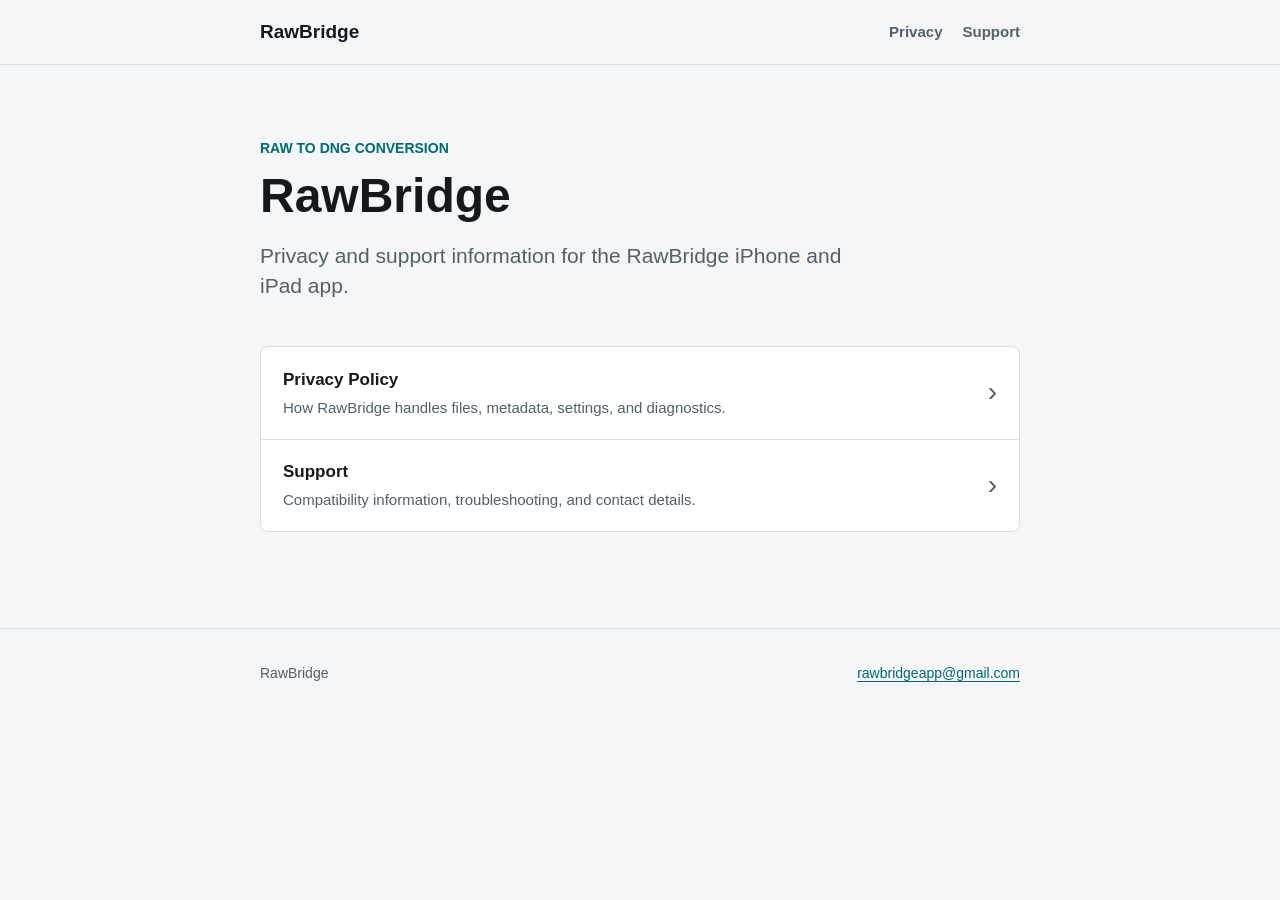
<file: index.html>
<!doctype html>
<html lang="en">
<head>
  <meta charset="utf-8">
  <meta name="viewport" content="width=device-width, initial-scale=1">
  <meta name="description" content="Privacy and support information for RawBridge.">
  <title>RawBridge</title>
  <link rel="stylesheet" href="/styles.css">
</head>
<body>
  <header class="site-header">
    <div class="shell header-inner">
      <a class="brand" href="/" aria-label="RawBridge home">RawBridge</a>
      <nav aria-label="Legal and support">
        <a href="/privacy/">Privacy</a>
        <a href="/support/">Support</a>
      </nav>
    </div>
  </header>

  <main class="shell">
    <section class="intro" aria-labelledby="page-title">
      <p class="eyebrow">RAW to DNG conversion</p>
      <h1 id="page-title">RawBridge</h1>
      <p class="lede">Privacy and support information for the RawBridge iPhone and iPad app.</p>
    </section>

    <section class="link-list" aria-label="Information">
      <a class="page-link" href="/privacy/">
        <span>
          <strong>Privacy Policy</strong>
          <small>How RawBridge handles files, metadata, settings, and diagnostics.</small>
        </span>
        <span aria-hidden="true">&rsaquo;</span>
      </a>
      <a class="page-link" href="/support/">
        <span>
          <strong>Support</strong>
          <small>Compatibility information, troubleshooting, and contact details.</small>
        </span>
        <span aria-hidden="true">&rsaquo;</span>
      </a>
    </section>
  </main>

  <footer class="site-footer">
    <div class="shell">
      <p>RawBridge</p>
      <a href="mailto:rawbridgeapp@gmail.com">rawbridgeapp@gmail.com</a>
    </div>
  </footer>
</body>
</html>
</file>
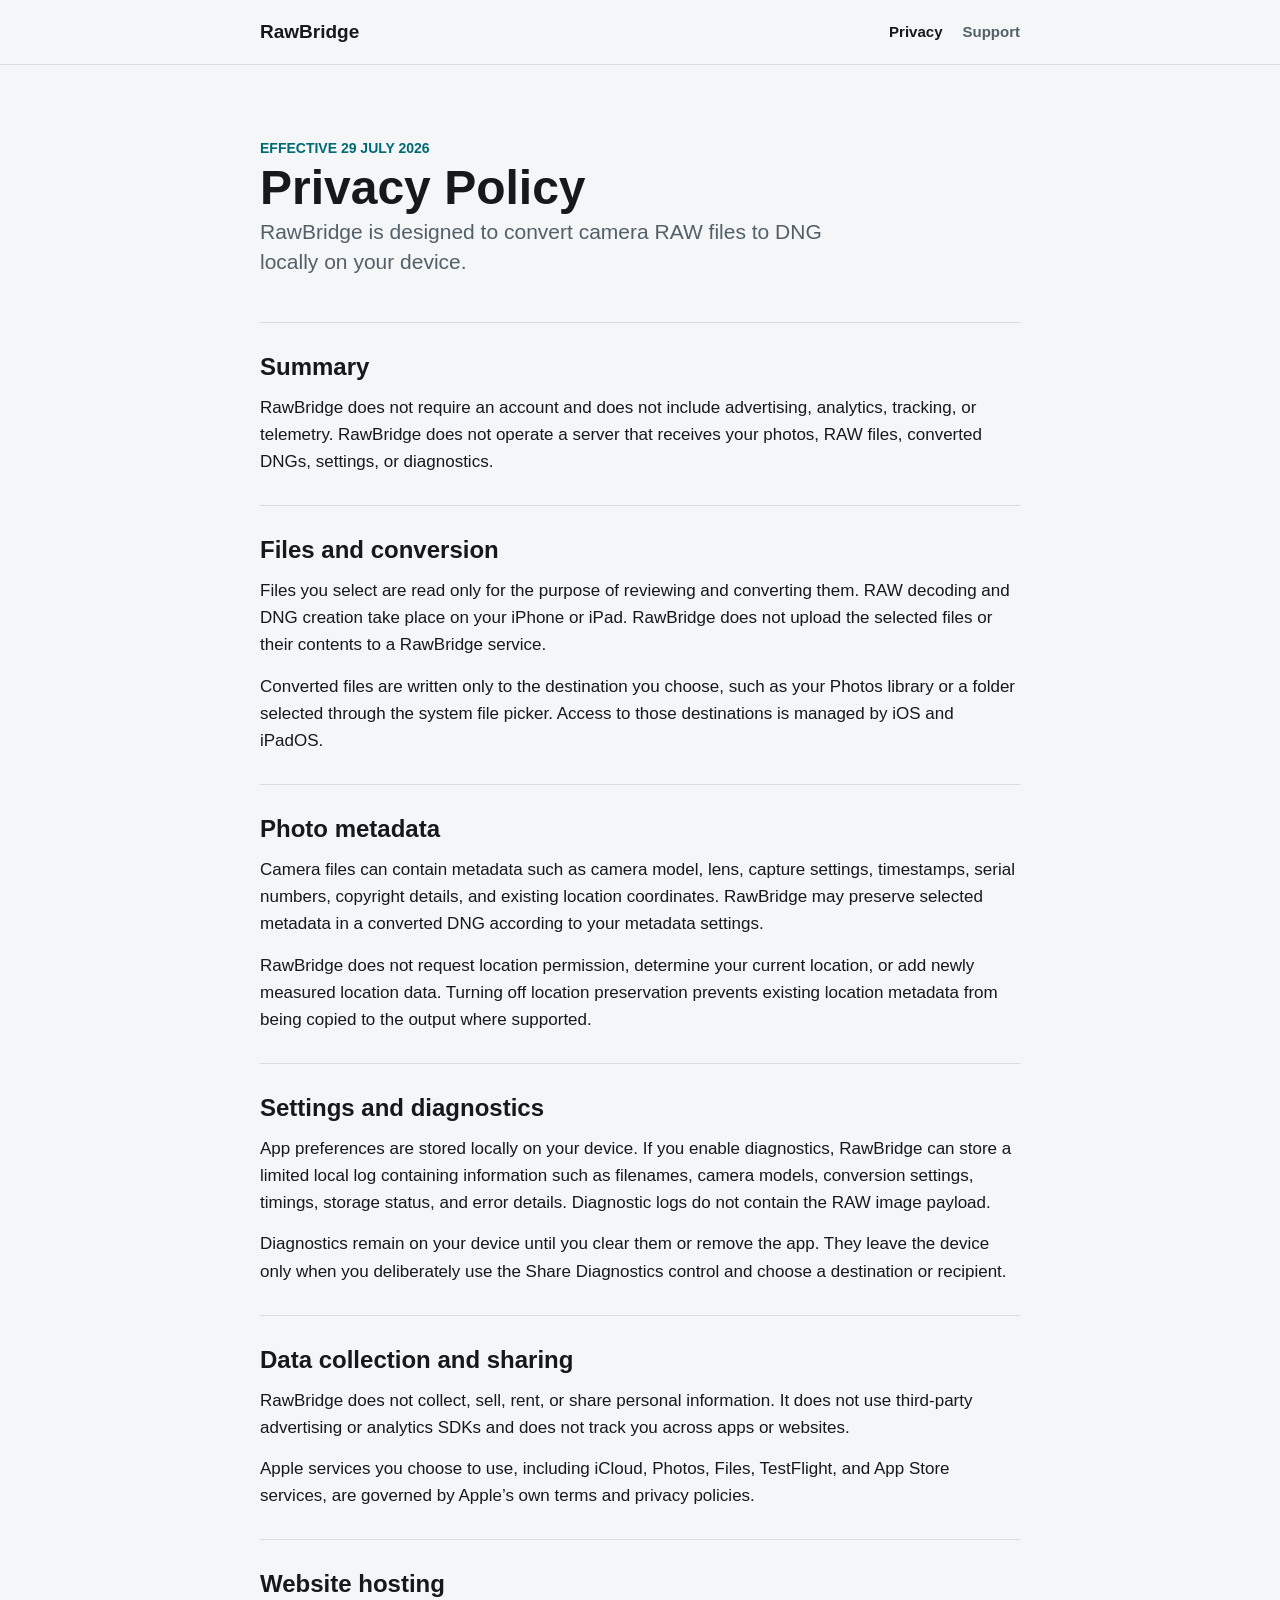
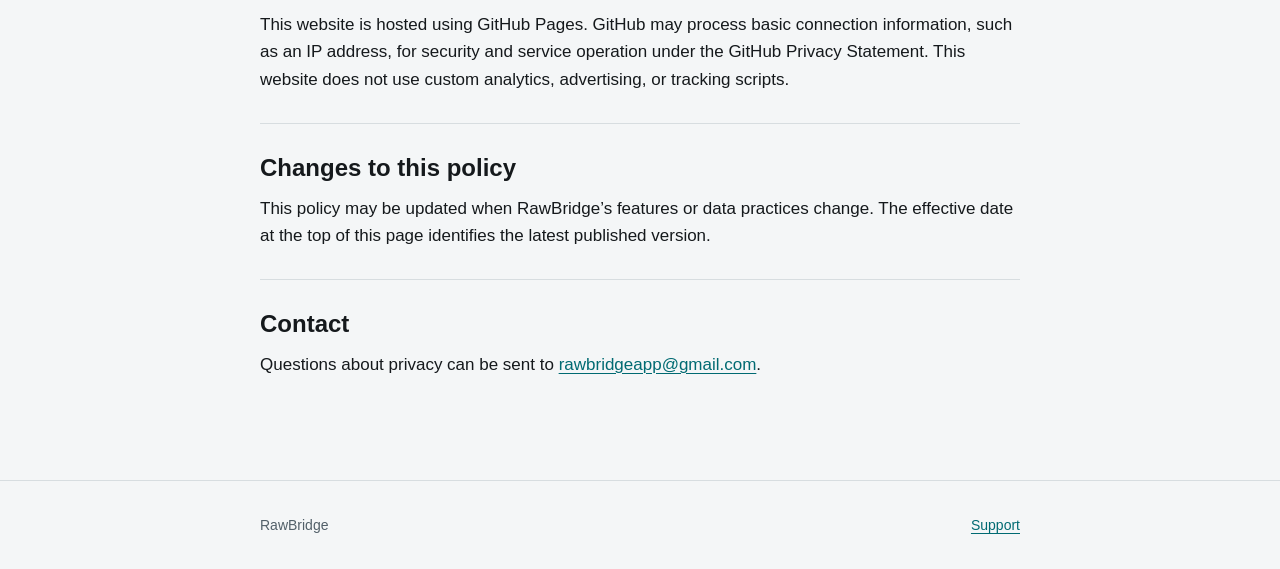
<file: privacy/index.html>
<!doctype html>
<html lang="en">
<head>
  <meta charset="utf-8">
  <meta name="viewport" content="width=device-width, initial-scale=1">
  <meta name="description" content="Privacy Policy for the RawBridge iPhone and iPad app.">
  <title>Privacy Policy &middot; RawBridge</title>
  <link rel="stylesheet" href="/styles.css">
</head>
<body>
  <header class="site-header">
    <div class="shell header-inner">
      <a class="brand" href="/" aria-label="RawBridge home">RawBridge</a>
      <nav aria-label="Legal and support">
        <a aria-current="page" href="/privacy/">Privacy</a>
        <a href="/support/">Support</a>
      </nav>
    </div>
  </header>

  <main class="shell document">
    <header class="document-header">
      <p class="eyebrow">Effective 29 July 2026</p>
      <h1>Privacy Policy</h1>
      <p class="lede">RawBridge is designed to convert camera RAW files to DNG locally on your device.</p>
    </header>

    <section>
      <h2>Summary</h2>
      <p>RawBridge does not require an account and does not include advertising, analytics, tracking, or telemetry. RawBridge does not operate a server that receives your photos, RAW files, converted DNGs, settings, or diagnostics.</p>
    </section>

    <section>
      <h2>Files and conversion</h2>
      <p>Files you select are read only for the purpose of reviewing and converting them. RAW decoding and DNG creation take place on your iPhone or iPad. RawBridge does not upload the selected files or their contents to a RawBridge service.</p>
      <p>Converted files are written only to the destination you choose, such as your Photos library or a folder selected through the system file picker. Access to those destinations is managed by iOS and iPadOS.</p>
    </section>

    <section>
      <h2>Photo metadata</h2>
      <p>Camera files can contain metadata such as camera model, lens, capture settings, timestamps, serial numbers, copyright details, and existing location coordinates. RawBridge may preserve selected metadata in a converted DNG according to your metadata settings.</p>
      <p>RawBridge does not request location permission, determine your current location, or add newly measured location data. Turning off location preservation prevents existing location metadata from being copied to the output where supported.</p>
    </section>

    <section>
      <h2>Settings and diagnostics</h2>
      <p>App preferences are stored locally on your device. If you enable diagnostics, RawBridge can store a limited local log containing information such as filenames, camera models, conversion settings, timings, storage status, and error details. Diagnostic logs do not contain the RAW image payload.</p>
      <p>Diagnostics remain on your device until you clear them or remove the app. They leave the device only when you deliberately use the Share Diagnostics control and choose a destination or recipient.</p>
    </section>

    <section>
      <h2>Data collection and sharing</h2>
      <p>RawBridge does not collect, sell, rent, or share personal information. It does not use third-party advertising or analytics SDKs and does not track you across apps or websites.</p>
      <p>Apple services you choose to use, including iCloud, Photos, Files, TestFlight, and App Store services, are governed by Apple’s own terms and privacy policies.</p>
    </section>

    <section>
      <h2>Website hosting</h2>
      <p>This website is hosted using GitHub Pages. GitHub may process basic connection information, such as an IP address, for security and service operation under the GitHub Privacy Statement. This website does not use custom analytics, advertising, or tracking scripts.</p>
    </section>

    <section>
      <h2>Changes to this policy</h2>
      <p>This policy may be updated when RawBridge’s features or data practices change. The effective date at the top of this page identifies the latest published version.</p>
    </section>

    <section>
      <h2>Contact</h2>
      <p>Questions about privacy can be sent to <a href="mailto:rawbridgeapp@gmail.com">rawbridgeapp@gmail.com</a>.</p>
    </section>
  </main>

  <footer class="site-footer">
    <div class="shell">
      <p>RawBridge</p>
      <a href="/support/">Support</a>
    </div>
  </footer>
</body>
</html>
</file>
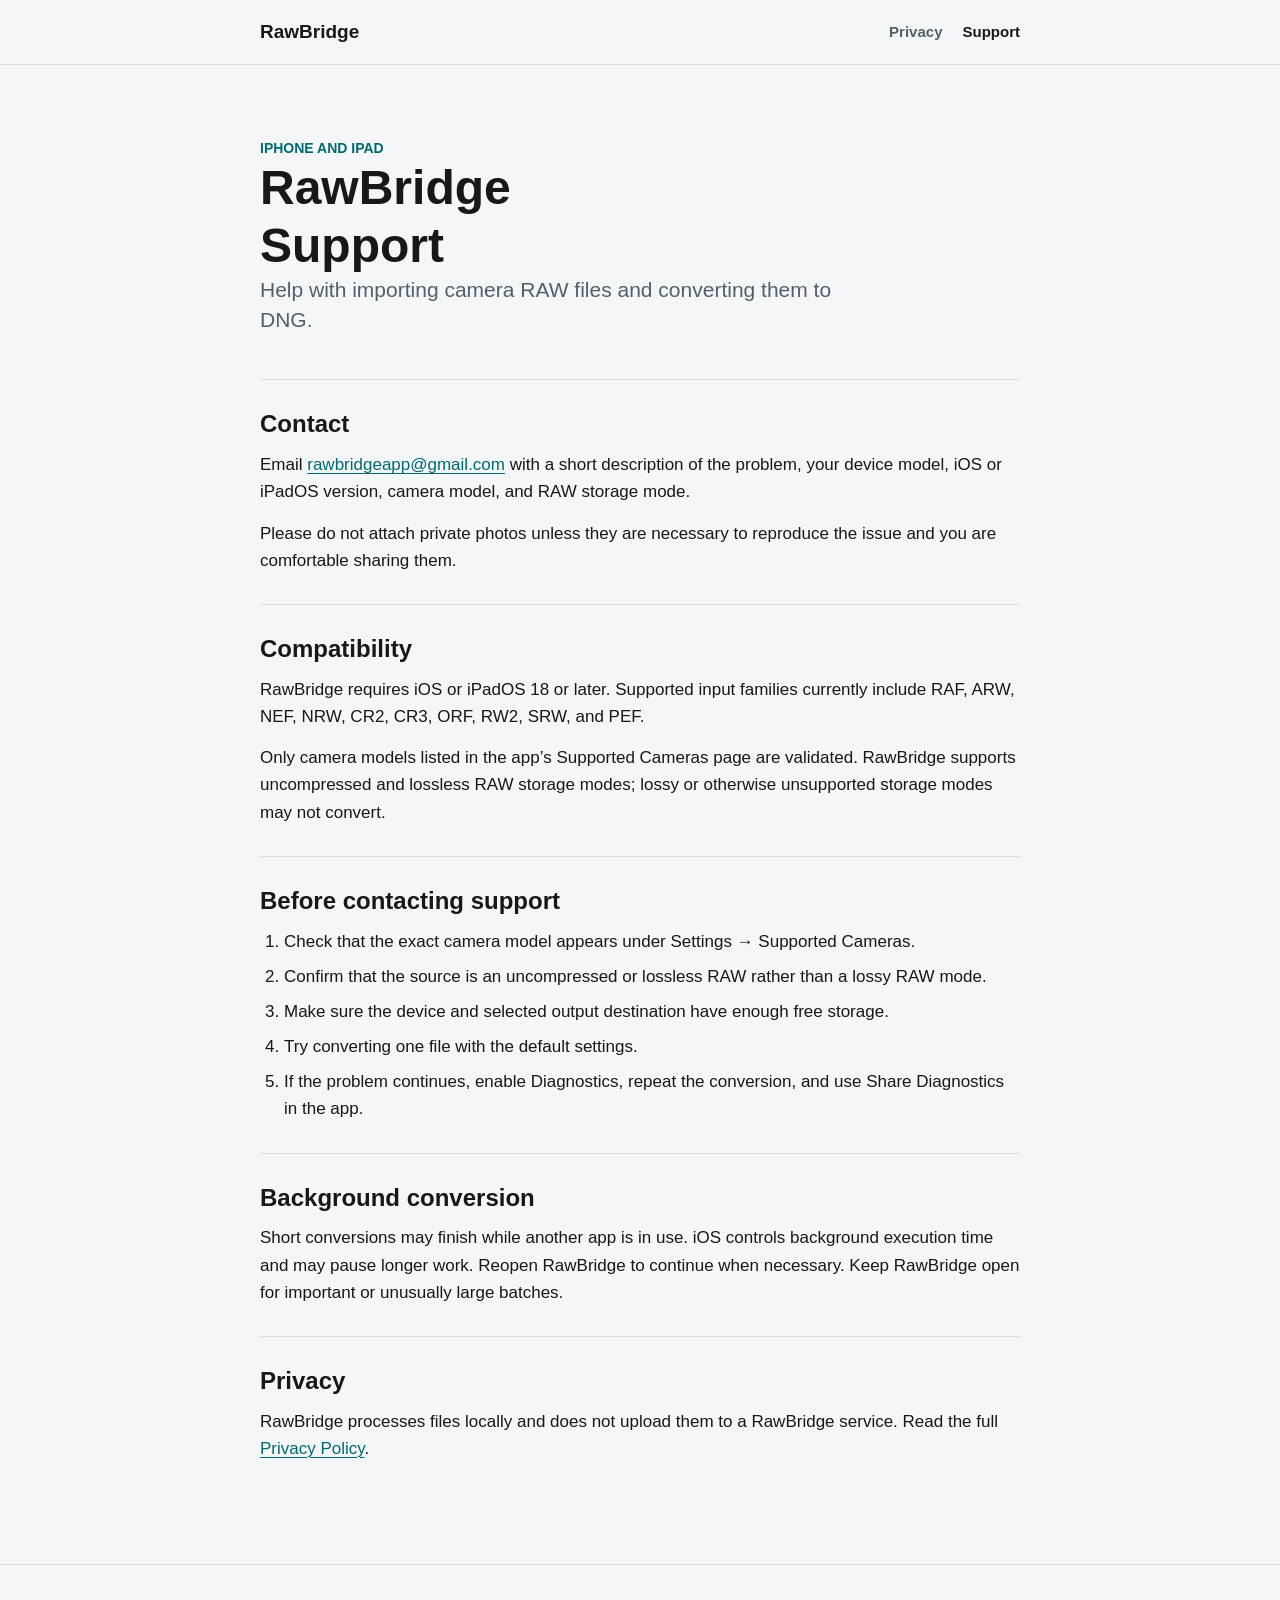
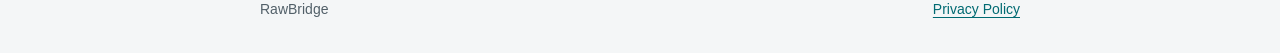
<file: support/index.html>
<!doctype html>
<html lang="en">
<head>
  <meta charset="utf-8">
  <meta name="viewport" content="width=device-width, initial-scale=1">
  <meta name="description" content="Support information for the RawBridge iPhone and iPad app.">
  <title>Support &middot; RawBridge</title>
  <link rel="stylesheet" href="/styles.css">
</head>
<body>
  <header class="site-header">
    <div class="shell header-inner">
      <a class="brand" href="/" aria-label="RawBridge home">RawBridge</a>
      <nav aria-label="Legal and support">
        <a href="/privacy/">Privacy</a>
        <a aria-current="page" href="/support/">Support</a>
      </nav>
    </div>
  </header>

  <main class="shell document">
    <header class="document-header">
      <p class="eyebrow">iPhone and iPad</p>
      <h1>RawBridge Support</h1>
      <p class="lede">Help with importing camera RAW files and converting them to DNG.</p>
    </header>

    <section>
      <h2>Contact</h2>
      <p>Email <a href="mailto:rawbridgeapp@gmail.com">rawbridgeapp@gmail.com</a> with a short description of the problem, your device model, iOS or iPadOS version, camera model, and RAW storage mode.</p>
      <p>Please do not attach private photos unless they are necessary to reproduce the issue and you are comfortable sharing them.</p>
    </section>

    <section>
      <h2>Compatibility</h2>
      <p>RawBridge requires iOS or iPadOS 18 or later. Supported input families currently include RAF, ARW, NEF, NRW, CR2, CR3, ORF, RW2, SRW, and PEF.</p>
      <p>Only camera models listed in the app’s Supported Cameras page are validated. RawBridge supports uncompressed and lossless RAW storage modes; lossy or otherwise unsupported storage modes may not convert.</p>
    </section>

    <section>
      <h2>Before contacting support</h2>
      <ol class="steps">
        <li>Check that the exact camera model appears under Settings &rarr; Supported Cameras.</li>
        <li>Confirm that the source is an uncompressed or lossless RAW rather than a lossy RAW mode.</li>
        <li>Make sure the device and selected output destination have enough free storage.</li>
        <li>Try converting one file with the default settings.</li>
        <li>If the problem continues, enable Diagnostics, repeat the conversion, and use Share Diagnostics in the app.</li>
      </ol>
    </section>

    <section>
      <h2>Background conversion</h2>
      <p>Short conversions may finish while another app is in use. iOS controls background execution time and may pause longer work. Reopen RawBridge to continue when necessary. Keep RawBridge open for important or unusually large batches.</p>
    </section>

    <section>
      <h2>Privacy</h2>
      <p>RawBridge processes files locally and does not upload them to a RawBridge service. Read the full <a href="/privacy/">Privacy Policy</a>.</p>
    </section>
  </main>

  <footer class="site-footer">
    <div class="shell">
      <p>RawBridge</p>
      <a href="/privacy/">Privacy Policy</a>
    </div>
  </footer>
</body>
</html>
</file>
<file: styles.css>
:root {
  color-scheme: light dark;
  --background: #f4f6f7;
  --surface: #ffffff;
  --text: #15191c;
  --secondary: #526069;
  --border: #d7dde0;
  --accent: #006a72;
  --accent-hover: #004f56;
  --header: rgba(244, 246, 247, 0.94);
  --max-width: 760px;
}

* {
  box-sizing: border-box;
}

html {
  min-height: 100%;
  background: var(--background);
}

body {
  min-height: 100vh;
  margin: 0;
  color: var(--text);
  background: var(--background);
  font-family: -apple-system, BlinkMacSystemFont, "Segoe UI", sans-serif;
  font-size: 17px;
  line-height: 1.6;
  letter-spacing: 0;
}

a {
  color: var(--accent);
  text-decoration-thickness: 1px;
  text-underline-offset: 3px;
}

a:hover {
  color: var(--accent-hover);
}

.shell {
  width: min(calc(100% - 40px), var(--max-width));
  margin-inline: auto;
}

.site-header {
  position: sticky;
  z-index: 10;
  top: 0;
  border-bottom: 1px solid var(--border);
  background: var(--header);
  backdrop-filter: blur(16px);
}

.header-inner {
  display: flex;
  min-height: 64px;
  align-items: center;
  justify-content: space-between;
  gap: 24px;
}

.brand {
  color: var(--text);
  font-size: 19px;
  font-weight: 700;
  text-decoration: none;
}

nav {
  display: flex;
  gap: 20px;
}

nav a {
  color: var(--secondary);
  font-size: 15px;
  font-weight: 600;
  text-decoration: none;
}

nav a[aria-current="page"] {
  color: var(--text);
}

.intro,
.document-header {
  padding: 72px 0 44px;
}

.eyebrow {
  margin: 0 0 8px;
  color: var(--accent);
  font-size: 14px;
  font-weight: 700;
  text-transform: uppercase;
}

h1,
h2 {
  margin: 0;
  line-height: 1.2;
}

h1 {
  max-width: 16ch;
  font-size: 48px;
}

h2 {
  margin-bottom: 12px;
  font-size: 24px;
}

.lede {
  max-width: 620px;
  margin: 16px 0 0;
  color: var(--secondary);
  font-size: 21px;
  line-height: 1.45;
}

.link-list {
  overflow: hidden;
  margin-bottom: 96px;
  border: 1px solid var(--border);
  border-radius: 8px;
  background: var(--surface);
}

.page-link {
  display: flex;
  min-height: 92px;
  align-items: center;
  justify-content: space-between;
  gap: 24px;
  padding: 18px 22px;
  color: var(--text);
  text-decoration: none;
}

.page-link + .page-link {
  border-top: 1px solid var(--border);
}

.page-link:hover {
  color: var(--text);
  background: color-mix(in srgb, var(--accent) 6%, transparent);
}

.page-link strong,
.page-link small {
  display: block;
}

.page-link small {
  margin-top: 3px;
  color: var(--secondary);
  font-size: 15px;
}

.page-link > span:last-child {
  color: var(--secondary);
  font-size: 28px;
}

.document {
  padding-bottom: 72px;
}

.document section {
  padding: 30px 0;
  border-top: 1px solid var(--border);
}

.document p {
  margin: 0;
}

.document p + p {
  margin-top: 14px;
}

.steps {
  margin: 0;
  padding-left: 24px;
}

.steps li + li {
  margin-top: 8px;
}

.site-footer {
  border-top: 1px solid var(--border);
  color: var(--secondary);
  font-size: 14px;
}

.site-footer .shell {
  display: flex;
  min-height: 88px;
  align-items: center;
  justify-content: space-between;
  gap: 24px;
}

.site-footer p {
  margin: 0;
}

@media (max-width: 560px) {
  .shell {
    width: min(calc(100% - 32px), var(--max-width));
  }

  .header-inner {
    min-height: 58px;
  }

  nav {
    gap: 14px;
  }

  .intro,
  .document-header {
    padding: 50px 0 34px;
  }

  h1 {
    font-size: 38px;
  }

  .lede {
    font-size: 19px;
  }

  .page-link {
    min-height: 96px;
    padding: 16px 18px;
  }

  .site-footer .shell {
    min-height: 100px;
    align-items: flex-start;
    flex-direction: column;
    justify-content: center;
    gap: 2px;
  }
}

@media (prefers-color-scheme: dark) {
  :root {
    --background: #111517;
    --surface: #181e21;
    --text: #f1f4f5;
    --secondary: #a6b1b7;
    --border: #30383c;
    --accent: #55c8cf;
    --accent-hover: #83dce1;
    --header: rgba(17, 21, 23, 0.94);
  }
}
</file>
